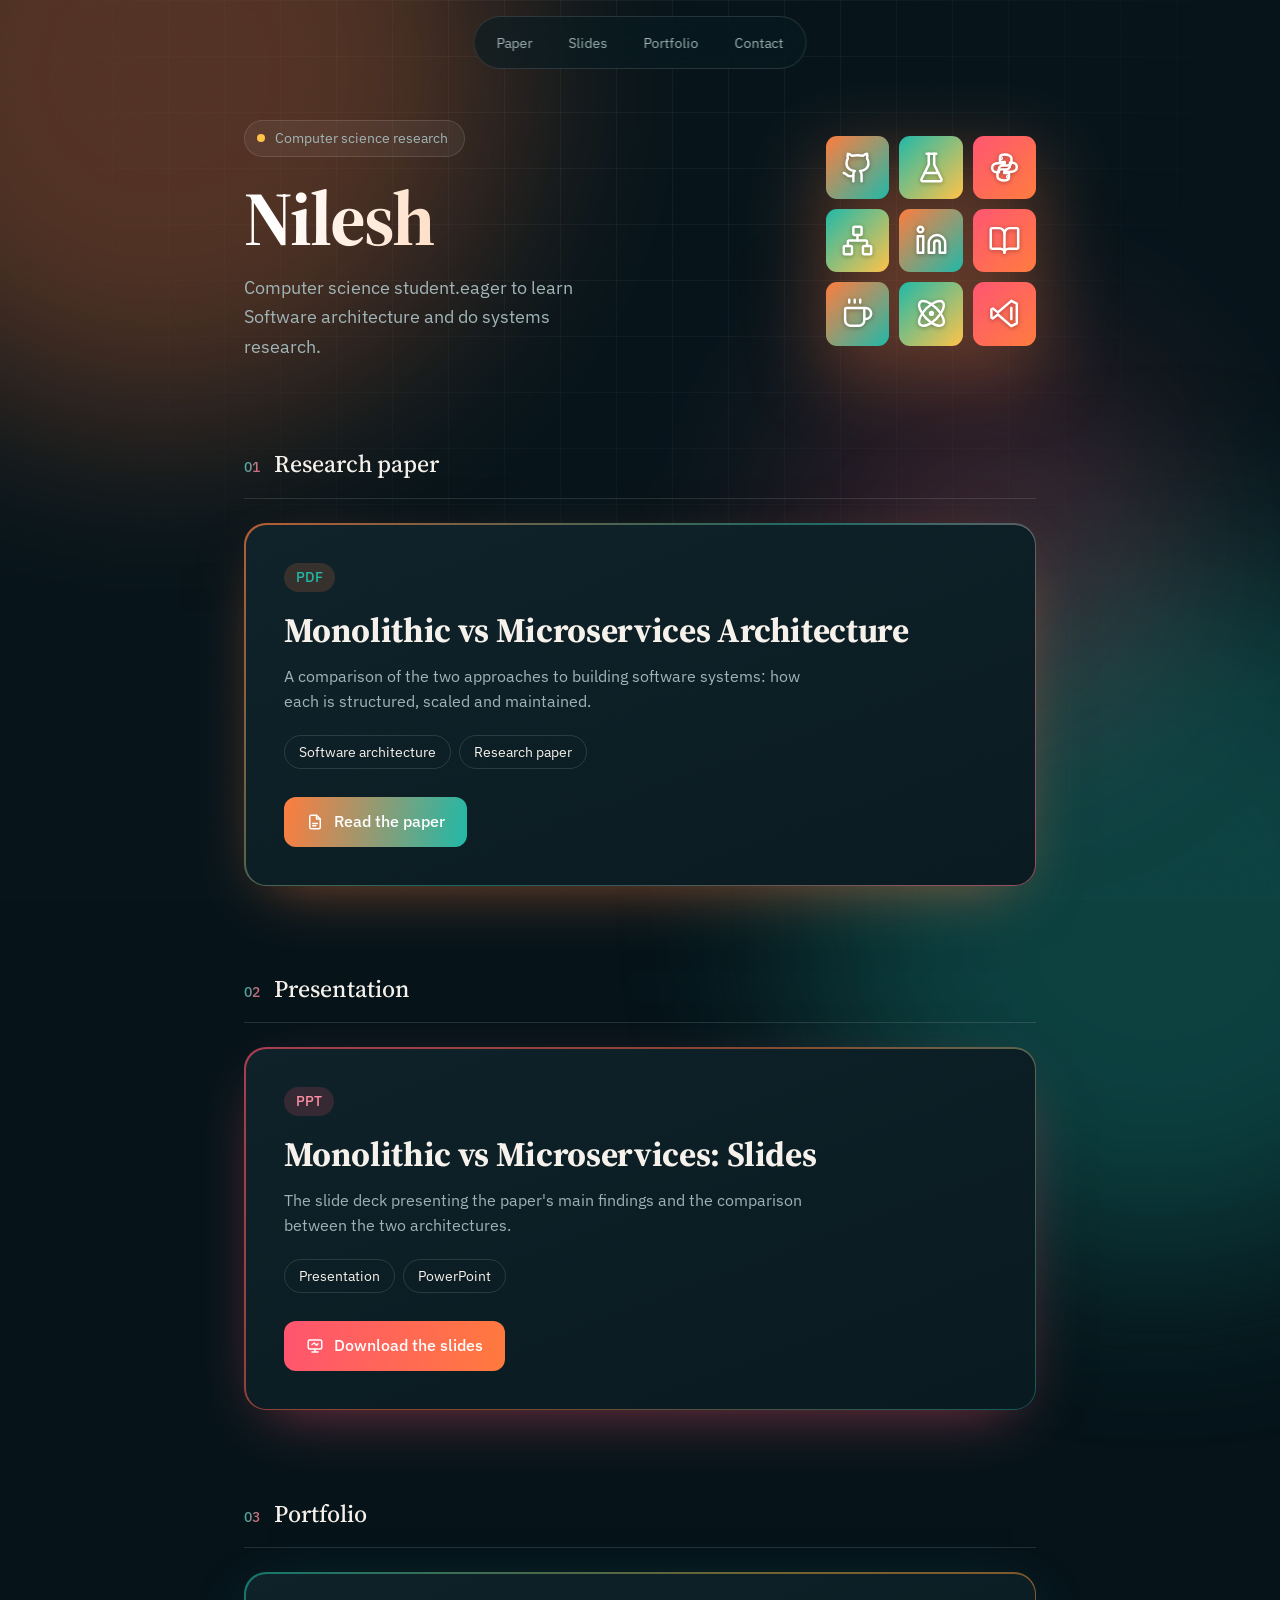
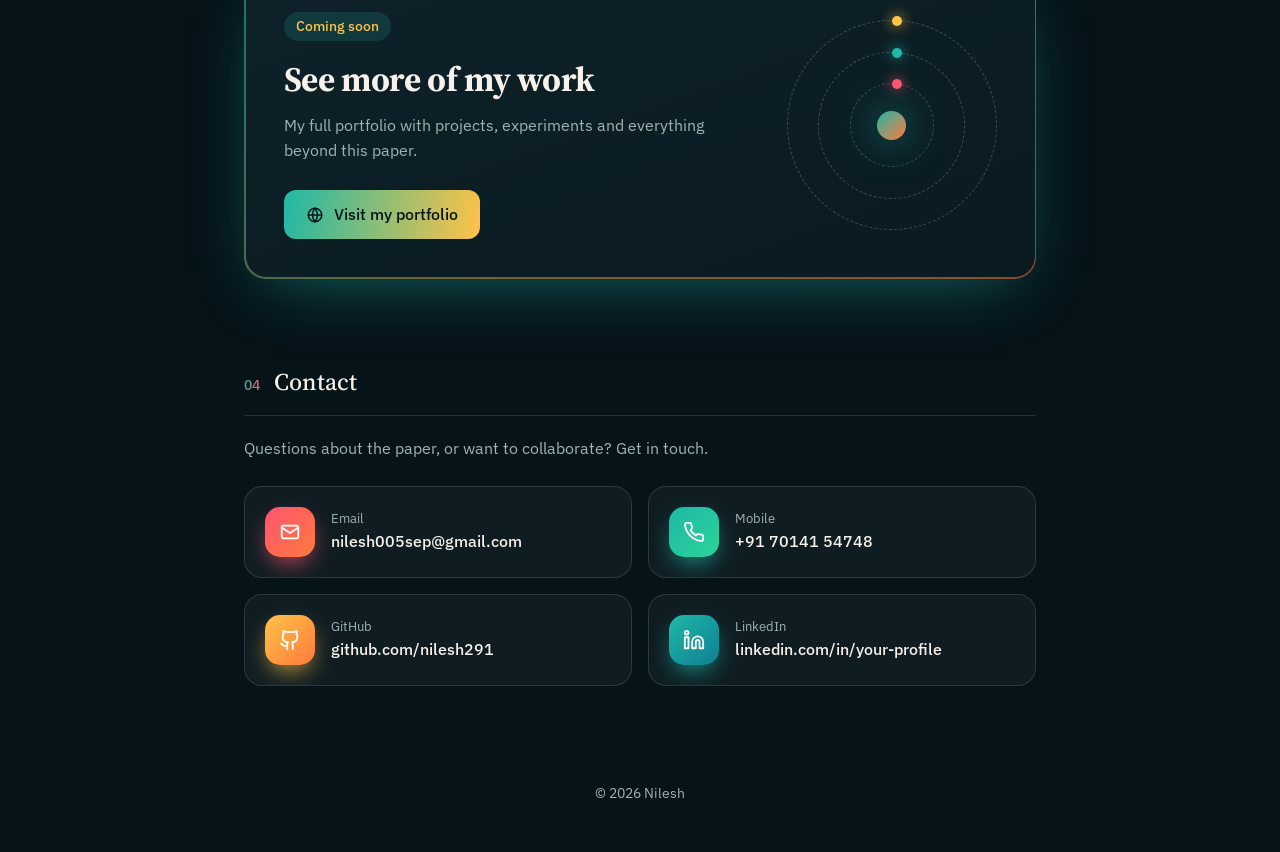
<file: index.html>
<!DOCTYPE html>
<html lang="en">
<head>
  <meta charset="UTF-8">
  <meta name="viewport" content="width=device-width, initial-scale=1">
  <meta name="theme-color" content="#06141a">
  <title>Nilesh | Research</title>
  <link rel="preconnect" href="https://fonts.googleapis.com">
  <link rel="preconnect" href="https://fonts.gstatic.com" crossorigin>
  <link href="https://fonts.googleapis.com/css2?family=IBM+Plex+Sans:wght@400;500&family=Source+Serif+4:opsz,wght@8..60,500;8..60,700&display=swap" rel="stylesheet">
  <link rel="stylesheet" href="style.css">
  <script>document.documentElement.classList.add('js')</script>
</head>
<body>
  <div class="glow glow-a" aria-hidden="true"></div>
  <div class="glow glow-b" aria-hidden="true"></div>
  <div class="glow glow-c" aria-hidden="true"></div>

  <nav class="nav" aria-label="Sections">
    <a href="#paper">Paper</a>
    <a href="#slides">Slides</a>
    <a href="#portfolio">Portfolio</a>
    <a href="#contact">Contact</a>
  </nav>

  <main>
    <header class="hero">
      <div class="intro">
        <span class="pill"><b></b>Computer science research</span>
        <h1>Nilesh</h1>
        <p>Computer science student.eager to learn Software architecture and do systems research.</p>
      </div>
      <div class="split" aria-hidden="true">
        <i style="--n:0"><svg viewBox="0 0 24 24" fill="none" stroke="currentColor" stroke-width="1.8" stroke-linecap="round" stroke-linejoin="round" aria-label="GitHub"><path d="M15 22v-4a4.8 4.8 0 0 0-1-3.5c3 0 6-2 6-5.5.08-1.25-.27-2.48-1-3.5.28-1.15.28-2.35 0-3.5 0 0-1 0-3 1.5-2.64-.5-5.36-.5-8 0C6 2 5 2 5 2c-.3 1.15-.3 2.35 0 3.5A5.4 5.4 0 0 0 4 9c0 3.5 3 5.5 6 5.5-.39.49-.68 1.05-.85 1.65-.17.6-.22 1.23-.15 1.85v4"/><path d="M9 18c-4.51 2-5-2-7-2"/></svg></i><i style="--n:1"><svg viewBox="0 0 24 24" fill="none" stroke="currentColor" stroke-width="1.8" stroke-linecap="round" stroke-linejoin="round" aria-label="Research"><path d="M10 2v7.527a2 2 0 0 1-.211.896L4.72 20.55a1 1 0 0 0 .9 1.45h12.76a1 1 0 0 0 .9-1.45l-5.069-10.127A2 2 0 0 1 14 9.527V2"/><path d="M8.5 2h7"/><path d="M7 16h10"/></svg></i><i style="--n:2"><svg viewBox="0 0 24 24" fill="none" stroke="currentColor" stroke-width="1.8" stroke-linecap="round" stroke-linejoin="round" aria-label="Python"><g><path d="M12 2.5c-3.3 0-3.3 1.4-3.3 2.8V8h3.5v.9H6.8C4.7 8.9 3 10.3 3 12.2c0 1.9 1.4 3.3 3.2 3.3H8v-2.3c0-1.5 1.4-2.6 2.9-2.6h3.6c1.4 0 2.6-1.1 2.6-2.5V5.3c0-1.5-2.2-2.8-5.1-2.8z"/><circle cx="9.6" cy="5.2" r=".5"/></g><g transform="rotate(180 12 12)"><path d="M12 2.5c-3.3 0-3.3 1.4-3.3 2.8V8h3.5v.9H6.8C4.7 8.9 3 10.3 3 12.2c0 1.9 1.4 3.3 3.2 3.3H8v-2.3c0-1.5 1.4-2.6 2.9-2.6h3.6c1.4 0 2.6-1.1 2.6-2.5V5.3c0-1.5-2.2-2.8-5.1-2.8z"/><circle cx="9.6" cy="5.2" r=".5"/></g></svg></i><i style="--n:3"><svg viewBox="0 0 24 24" fill="none" stroke="currentColor" stroke-width="1.8" stroke-linecap="round" stroke-linejoin="round" aria-label="Services"><rect x="16" y="16" width="6" height="6" rx="1"/><rect x="2" y="16" width="6" height="6" rx="1"/><rect x="9" y="2" width="6" height="6" rx="1"/><path d="M5 16v-3a1 1 0 0 1 1-1h12a1 1 0 0 1 1 1v3"/><path d="M12 12V8"/></svg></i><i style="--n:4"><svg viewBox="0 0 24 24" fill="none" stroke="currentColor" stroke-width="1.8" stroke-linecap="round" stroke-linejoin="round" aria-label="LinkedIn"><path d="M16 8a6 6 0 0 1 6 6v7h-4v-7a2 2 0 0 0-2-2 2 2 0 0 0-2 2v7h-4v-7a6 6 0 0 1 6-6z"/><rect x="2" y="9" width="4" height="12"/><circle cx="4" cy="4" r="2"/></svg></i><i style="--n:5"><svg viewBox="0 0 24 24" fill="none" stroke="currentColor" stroke-width="1.8" stroke-linecap="round" stroke-linejoin="round" aria-label="Papers"><path d="M12 7v14"/><path d="M3 18a1 1 0 0 1-1-1V4a1 1 0 0 1 1-1h5a4 4 0 0 1 4 4 4 4 0 0 1 4-4h5a1 1 0 0 1 1 1v13a1 1 0 0 1-1 1h-6a3 3 0 0 0-3 3 3 3 0 0 0-3-3z"/></svg></i><i style="--n:6"><svg viewBox="0 0 24 24" fill="none" stroke="currentColor" stroke-width="1.8" stroke-linecap="round" stroke-linejoin="round" aria-label="Java"><path d="M10 2v2M14 2v2M6 2v2"/><path d="M16 8a1 1 0 0 1 1 1v8a4 4 0 0 1-4 4H7a4 4 0 0 1-4-4V9a1 1 0 0 1 1-1h14a4 4 0 1 1 0 8h-1"/></svg></i><i style="--n:7"><svg viewBox="0 0 24 24" fill="none" stroke="currentColor" stroke-width="1.8" stroke-linecap="round" stroke-linejoin="round" aria-label="Science"><circle cx="12" cy="12" r="1"/><path d="M20.2 20.2c2.04-2.03.02-7.36-4.5-11.9-4.54-4.52-9.87-6.54-11.9-4.5-2.04 2.03-.02 7.36 4.5 11.9 4.54 4.52 9.87 6.54 11.9 4.5Z"/><path d="M15.7 15.7c4.52-4.54 6.54-9.87 4.5-11.9-2.03-2.04-7.36-.02-11.9 4.5-4.52 4.54-6.54 9.87-4.5 11.9 2.03 2.04 7.36.02 11.9-4.5Z"/></svg></i><i style="--n:8"><svg viewBox="0 0 24 24" fill="none" stroke="currentColor" stroke-width="1.8" stroke-linecap="round" stroke-linejoin="round" aria-label="VS Code"><path d="M17 2.8 21 4.8v14.4l-4 2L7.2 12.8 3.6 15.6 2.5 15V9l1.1-.6 3.6 2.8z"/><path d="M17 8v8"/></svg></i>
      </div>
    </header>

    <section id="paper" class="reveal">
      <h2><span>01</span>Research paper</h2>
      <a class="card" href="Monolithic vs microservices architecture by nilesh.pdf">
        <div class="card-in">
          <span class="badge">PDF</span>
          <h3>Monolithic vs Microservices Architecture</h3>
          <p>A comparison of the two approaches to building software systems: how each is structured, scaled and maintained.</p>
          <div class="chips"><span>Software architecture</span><span>Research paper</span></div>
          <span class="open">
            <svg viewBox="0 0 24 24" width="18" height="18" fill="none" stroke="currentColor" stroke-width="2" stroke-linecap="round" stroke-linejoin="round" aria-hidden="true"><path d="M14 3H7a2 2 0 0 0-2 2v14a2 2 0 0 0 2 2h10a2 2 0 0 0 2-2V8z"/><path d="M14 3v5h5"/><path d="M9 14h6M9 17h4"/></svg>
            Read the paper
          </span>
        </div>
      </a>
    </section>

    <section id="slides" class="reveal">
      <h2><span>02</span>Presentation</h2>
      <!-- Put your PowerPoint in this folder and match the filename below -->
      <a class="card b" href="presentation.pptx" download>
        <div class="card-in">
          <span class="badge">PPT</span>
          <h3>Monolithic vs Microservices: Slides</h3>
          <p>The slide deck presenting the paper's main findings and the comparison between the two architectures.</p>
          <div class="chips"><span>Presentation</span><span>PowerPoint</span></div>
          <span class="open">
            <svg viewBox="0 0 24 24" width="18" height="18" fill="none" stroke="currentColor" stroke-width="2" stroke-linecap="round" stroke-linejoin="round" aria-hidden="true"><rect x="3" y="4" width="18" height="12" rx="2"/><path d="M12 16v4M8 20h8"/><path d="M8 10l3-2 3 3 2-2"/></svg>
            Download the slides
          </span>
        </div>
      </a>
    </section>

    <section id="portfolio" class="reveal">
      <h2><span>03</span>Portfolio</h2>
      <!-- Replace portfolio.html with your portfolio link when it is ready -->
      <a class="card c" href="index2.html">
        <div class="card-in folio">
          <div>
            <span class="badge">Coming soon</span>
            <h3>See more of my work</h3>
            <p>My full portfolio with projects, experiments and everything beyond this paper.</p>
            <span class="open">
              <svg viewBox="0 0 24 24" width="18" height="18" fill="none" stroke="currentColor" stroke-width="2" stroke-linecap="round" stroke-linejoin="round" aria-hidden="true"><circle cx="12" cy="12" r="9"/><path d="M3 12h18"/><path d="M12 3a14 14 0 0 1 0 18a14 14 0 0 1 0-18z"/></svg>
              Visit my portfolio
            </span>
          </div>
          <div class="orbit" aria-hidden="true"><i></i><i></i><i></i><b></b></div>
        </div>
      </a>
    </section>

    <section id="contact" class="reveal">
      <h2><span>04</span>Contact</h2>
      <p class="lead">Questions about the paper, or want to collaborate? Get in touch.</p>
      <div class="tiles">
        <a class="tile" style="--t1:#ff5470;--t2:#ff7a3d" href="mailto:nilesh005sep@gmail.com">
          <span class="ic"><svg viewBox="0 0 24 24" width="22" height="22" fill="none" stroke="currentColor" stroke-width="2" stroke-linecap="round" stroke-linejoin="round" aria-hidden="true"><rect x="3" y="5" width="18" height="14" rx="2"/><path d="m3 7 9 6 9-6"/></svg></span>
          <span><small>Email</small><strong>nilesh005sep@gmail.com</strong></span>
        </a>
        <a class="tile" style="--t1:#1fb8a6;--t2:#2bd49a" href="tel:+917014154748">
          <span class="ic"><svg viewBox="0 0 24 24" width="22" height="22" fill="none" stroke="currentColor" stroke-width="2" stroke-linecap="round" stroke-linejoin="round" aria-hidden="true"><path d="M22 16.9v3a2 2 0 0 1-2.2 2 19.8 19.8 0 0 1-8.6-3.1 19.5 19.5 0 0 1-6-6A19.8 19.8 0 0 1 2.1 4.2 2 2 0 0 1 4.1 2h3a2 2 0 0 1 2 1.7c.1 1 .4 1.9.7 2.8a2 2 0 0 1-.5 2.1L8.1 9.9a16 16 0 0 0 6 6l1.3-1.3a2 2 0 0 1 2.1-.4c.9.3 1.8.6 2.8.7a2 2 0 0 1 1.7 2z"/></svg></span>
          <span><small>Mobile</small><strong>+91 70141 54748</strong></span>
        </a>
        <a class="tile" style="--t1:#ffc247;--t2:#ff7a3d" href="https://github.com/nilesh291" target="_blank" rel="noopener">
          <span class="ic"><svg viewBox="0 0 24 24" width="22" height="22" fill="none" stroke="currentColor" stroke-width="2" stroke-linecap="round" stroke-linejoin="round" aria-hidden="true"><path d="M15 22v-4a4.8 4.8 0 0 0-1-3.5c3 0 6-2 6-5.5.08-1.25-.27-2.48-1-3.5.28-1.15.28-2.35 0-3.5 0 0-1 0-3 1.5-2.64-.5-5.36-.5-8 0C6 2 5 2 5 2c-.3 1.15-.3 2.35 0 3.5A5.4 5.4 0 0 0 4 9c0 3.5 3 5.5 6 5.5-.39.49-.68 1.05-.85 1.65-.17.6-.22 1.23-.15 1.85v4"/><path d="M9 18c-4.51 2-5-2-7-2"/></svg></span>
          <span><small>GitHub</small><strong>github.com/nilesh291</strong></span>
        </a>
        <a class="tile" style="--t1:#1fb8a6;--t2:#0f7f94" href="https://www.linkedin.com/in/your-profile" target="_blank" rel="noopener">
          <span class="ic"><svg viewBox="0 0 24 24" width="22" height="22" fill="none" stroke="currentColor" stroke-width="2" stroke-linecap="round" stroke-linejoin="round" aria-hidden="true"><path d="M16 8a6 6 0 0 1 6 6v7h-4v-7a2 2 0 0 0-2-2 2 2 0 0 0-2 2v7h-4v-7a6 6 0 0 1 6-6z"/><rect x="2" y="9" width="4" height="12"/><circle cx="4" cy="4" r="2"/></svg></span>
          <span><small>LinkedIn</small><strong>linkedin.com/in/your-profile</strong></span>
        </a>
      </div>
    </section>
  </main>

  <footer>&copy; 2026 Nilesh</footer>

  <script>
    const io = new IntersectionObserver(es => es.forEach(e => {
      if (e.isIntersecting) { e.target.classList.add('in'); io.unobserve(e.target); }
    }), { threshold: .12 });
    document.querySelectorAll('.reveal').forEach(el => io.observe(el));

    document.querySelectorAll('.card, .tile').forEach(el => {
      el.addEventListener('pointermove', e => {
        if (e.pointerType !== 'mouse') return;
        const r = el.getBoundingClientRect(), x = e.clientX - r.left, y = e.clientY - r.top;
        el.style.setProperty('--mx', x + 'px');
        el.style.setProperty('--my', y + 'px');
        if (el.classList.contains('card')) {
          el.style.setProperty('--ry', ((x / r.width - .5) * 6) + 'deg');
          el.style.setProperty('--rx', ((.5 - y / r.height) * 6) + 'deg');
        }
      });
      el.addEventListener('pointerleave', () => {
        el.style.removeProperty('--rx');
        el.style.removeProperty('--ry');
      });
    });
  </script>
</body>
</html>
</file>
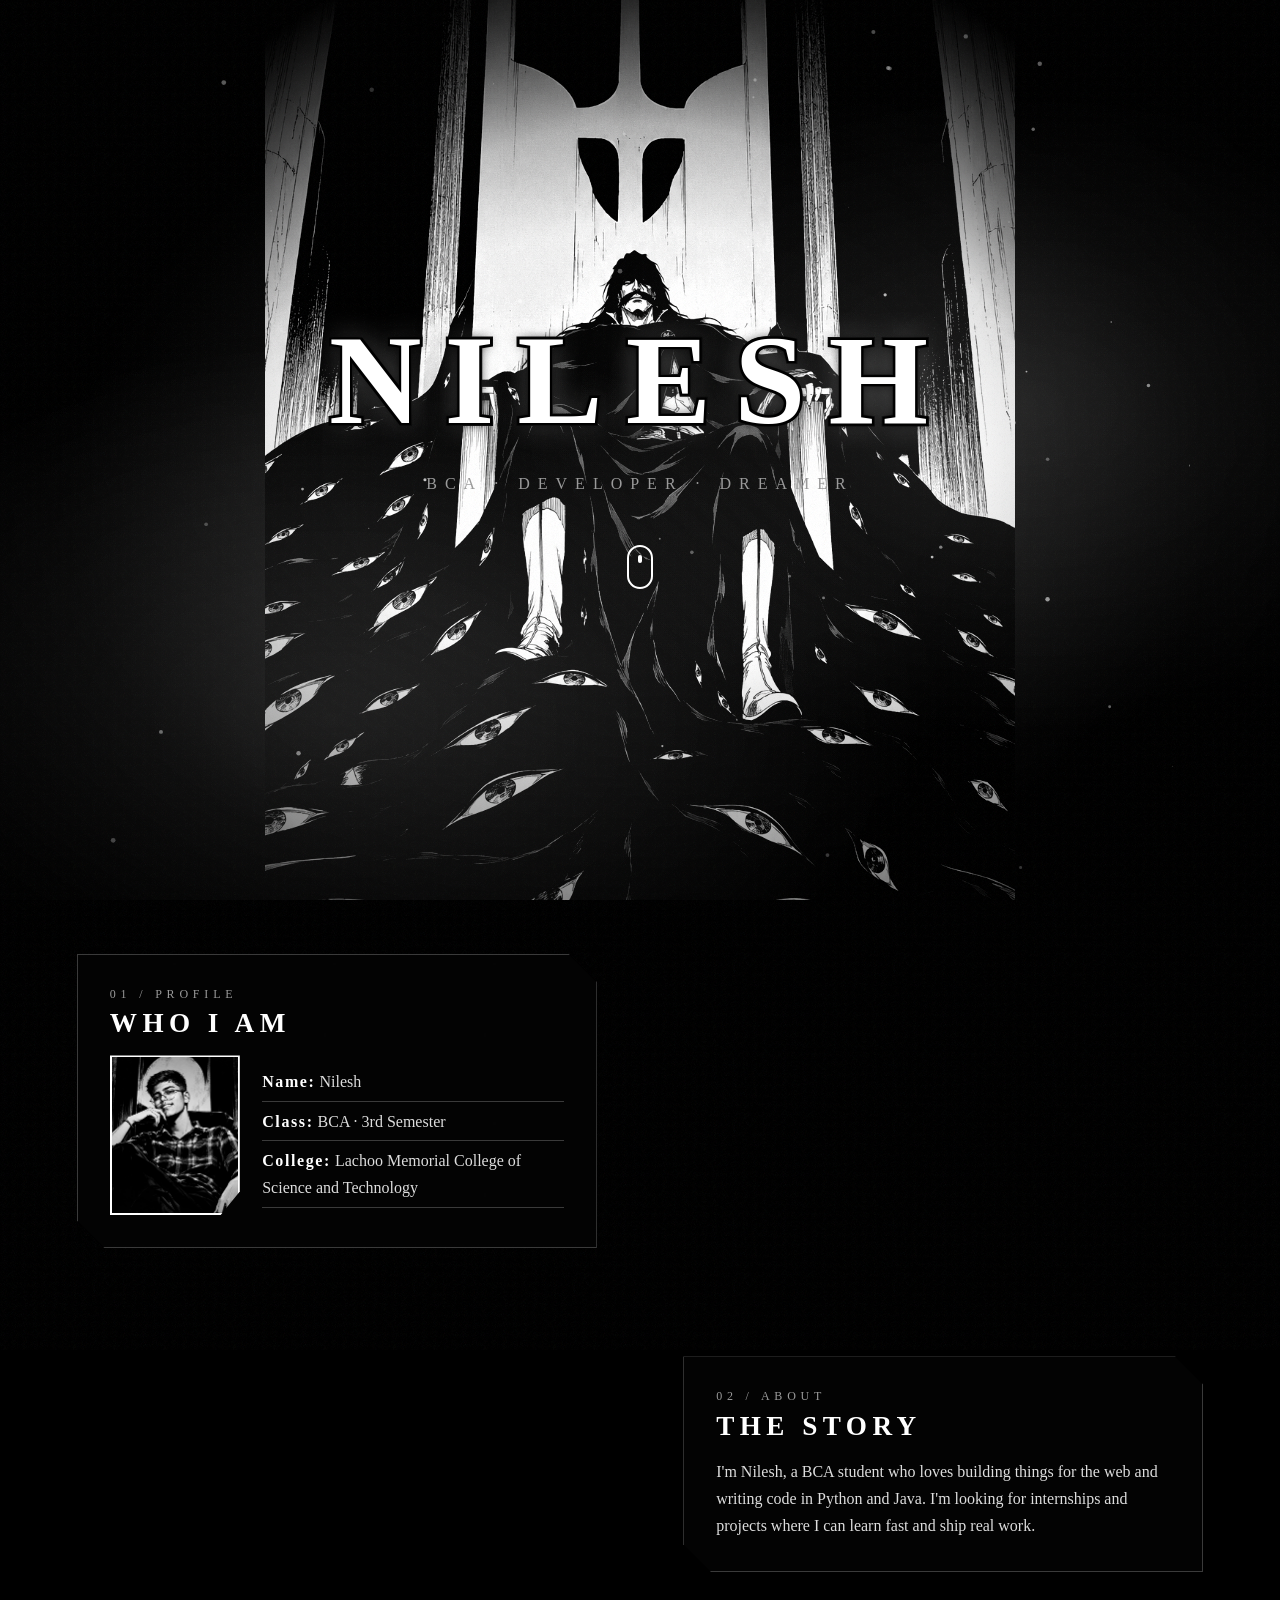
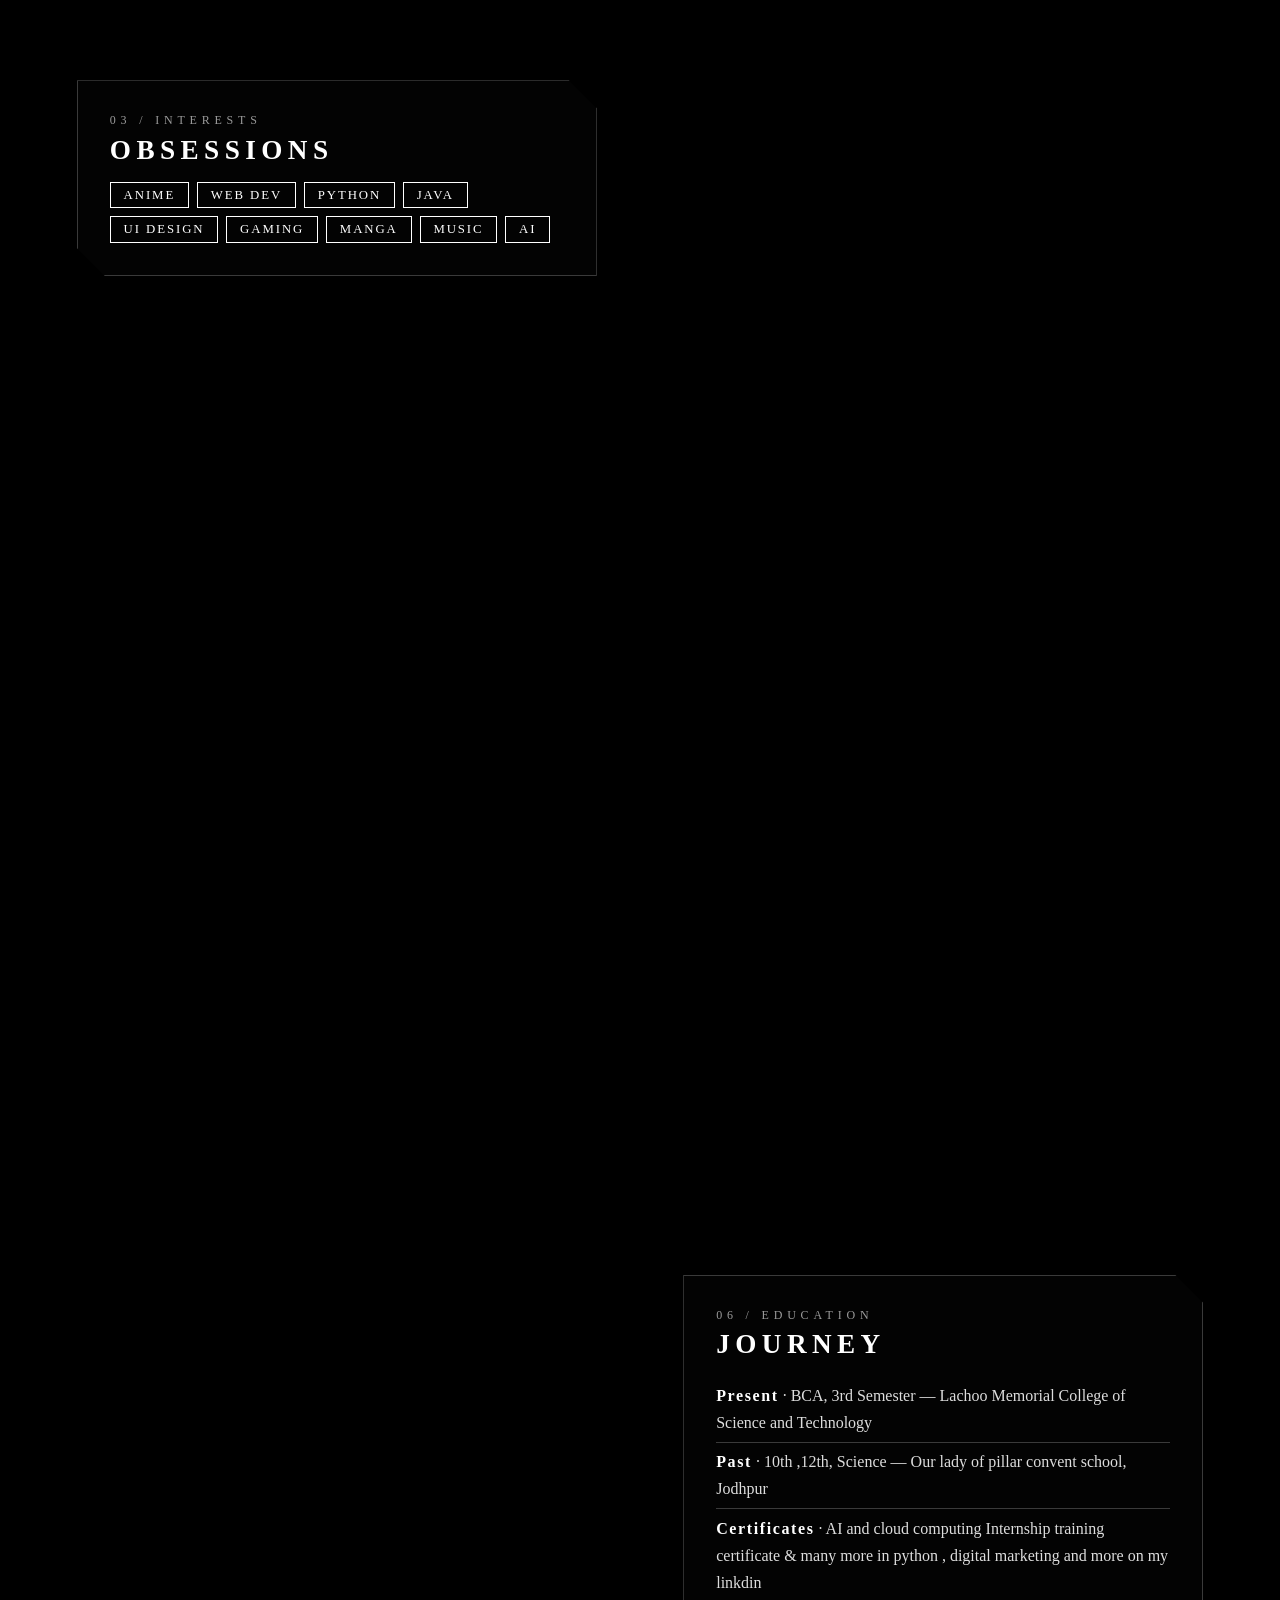
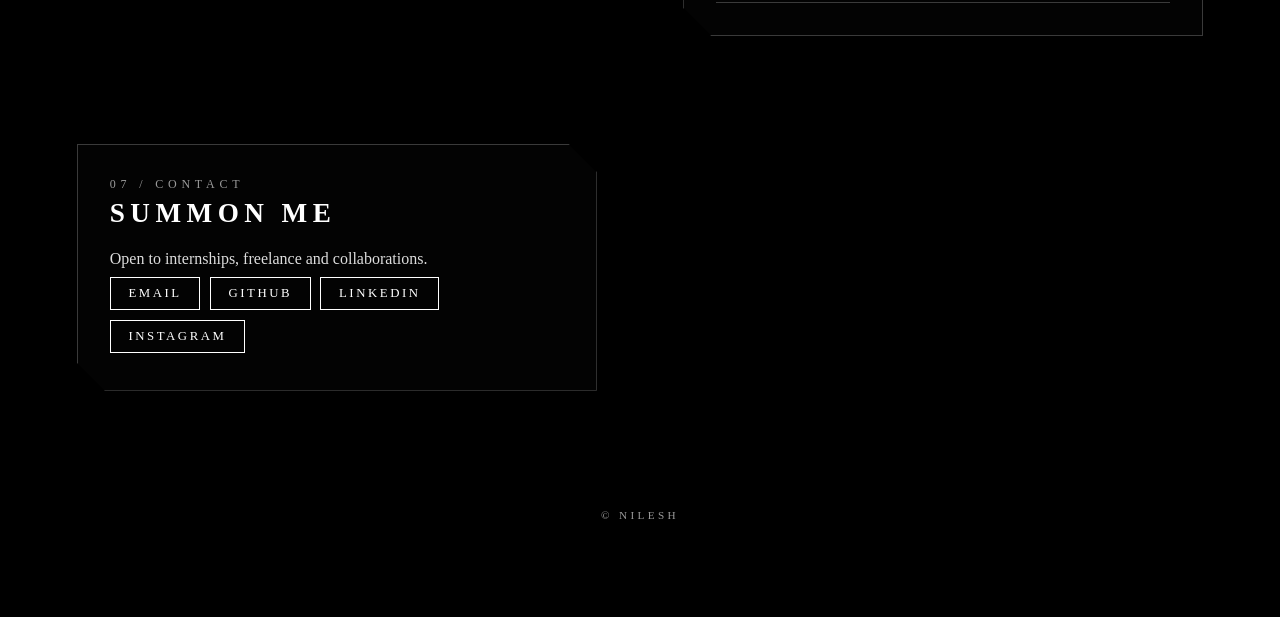
<file: index2.html>
<!DOCTYPE html>
<html lang="en">
<head>
<meta charset="utf-8">
<meta name="viewport" content="width=device-width, initial-scale=1">
<title>Nilesh — Portfolio</title>
<link rel="stylesheet" href="style2.css">
</head>
<body>
<div id="bg">
  <div id="stage">
    <div id="aura"></div>
    <div id="king"></div>
    <div class="fog"></div><div class="fog b"></div>
    <canvas id="fx"></canvas>
  </div>
</div>
<div id="vig"></div><div id="grain"></div>

<main>
  <section class="hero">
    <div>
      <h1 id="glitch">NILESH</h1>
      <p>BCA · Developer · Dreamer</p>
      <span class="scroll"></span>
    </div>
  </section>

  <div class="lane"><article class="card"><div class="num">01 / PROFILE</div><h2>Who I Am</h2>
    <div class="profile">
      <div class="photo"><img src="nilesh.jpg" alt="Nilesh" onerror="this.remove()"></div>
      <ul style="flex:1;min-width:180px">
        <li><b>Name:</b> Nilesh</li>
        <li><b>Class:</b> BCA · 3rd Semester</li>
        <li><b>College:</b> Lachoo Memorial College of Science and Technology</li>
      </ul></div></article></div>

  <div class="lane"><article class="card"><div class="num">02 / ABOUT</div><h2>The Story</h2>
    <p>I'm Nilesh, a BCA student who loves building things for the web and writing code in Python and Java. I'm looking for internships and projects where I can learn fast and ship real work.</p></article></div>

  <div class="lane"><article class="card"><div class="num">03 / INTERESTS</div><h2>Obsessions</h2>
    <div class="tags"><span>ANIME</span><span>WEB DEV</span><span>PYTHON</span><span>JAVA</span><span>UI DESIGN</span><span>GAMING</span><span>MANGA</span><span>MUSIC</span><span>AI</span></div></article></div>

  <div class="lane"><article class="card"><div class="num">04 / SKILLS</div><h2>Arsenal</h2>
    <div class="bar">HTML / CSS<div><i style="--w:90%"></i></div></div>
    <div class="bar">JavaScript<div><i style="--w:75%"></i></div></div>
    <div class="bar">Python<div><i style="--w:75%"></i></div></div>
    <div class="bar">Java<div><i style="--w:70%"></i></div></div></article></div>

  <div class="lane"><article class="card"><div class="num">05 / PROJECTS</div><h2>Works</h2>
    <ul><li><b>Project One</b><br>Wrote and published a small research paper on microservices vs monolithic arcchitecture. <a href="https://doi.org/10.5281/zenodo.22054521">Live ↗</a></li>
    <li><b>Project Two</b><br>Build a game deal web aapplicaation and integreated AI in it. <a href="https://github.com/nilesh291/gamedeal-ai.git">Code ↗</a></li>
    <li><b>Project Three</b><br>Build a College complaint portal 😂 &amp; many more on my  github. <a href="https://github.com/nilesh291/college-complaint-portal.git">Live ↗</a></li></ul></article></div>

  <div class="lane"><article class="card"><div class="num">06 / EDUCATION</div><h2>Journey</h2>
    <ul><li><b>Present</b> · BCA, 3rd Semester — Lachoo Memorial College of Science and Technology</li>
    <li><b>Past</b> · 10th ,12th, Science — Our lady of pillar convent school, Jodhpur</li>
    <li><b>Certificates</b> · AI and cloud computing Internship training certificate &amp; many more in python , digital marketing and more on my linkdin </li></ul></article></div>

  <div class="lane"><article class="card"><div class="num">07 / CONTACT</div><h2>Summon Me</h2>
    <p>Open to internships, freelance and collaborations.</p>
    <div class="links"><a href="mailto:nilesh005sep@gmail.com">EMAIL</a><a href="https://github.com/nilesh291">GITHUB</a><a href="#">LINKEDIN</a><a href="#">INSTAGRAM</a></div></article></div>

  <footer>© NILESH</footer>
</main>
<script src="script.js"></script>
</body>
</html>
</file>
<file: style.css>
@property --angle { syntax: "<angle>"; initial-value: 0deg; inherits: false; }

:root {
  --bg: #06141a;
  --ink: #f6f1ea;
  --muted: #9fb3b5;
  --line: rgba(255, 255, 255, .12);
  --ember: #ff7a3d;
  --teal: #1fb8a6;
  --rose: #ff5470;
  --amber: #ffc247;
  --serif: "Source Serif 4", Georgia, "Times New Roman", serif;
  --sans: "IBM Plex Sans", system-ui, -apple-system, "Segoe UI", sans-serif;
  --ease: cubic-bezier(.2, .8, .2, 1);
}

* { box-sizing: border-box; }
html { -webkit-text-size-adjust: 100%; scroll-behavior: smooth; scroll-padding-top: 90px; }
body {
  margin: 0;
  min-height: 100vh;
  background: var(--bg);
  color: var(--ink);
  font-family: var(--sans);
  line-height: 1.6;
  overflow-x: hidden;
}

/* Atmosphere: fading grid, film grain, drifting colour lights */
body::before {
  content: "";
  position: fixed;
  inset: 0;
  z-index: 0;
  pointer-events: none;
  background-image:
    linear-gradient(rgba(255,255,255,.045) 1px, transparent 1px),
    linear-gradient(90deg, rgba(255,255,255,.045) 1px, transparent 1px);
  background-size: 56px 56px;
  -webkit-mask-image: radial-gradient(ellipse at 50% 0%, #000 15%, transparent 75%);
  mask-image: radial-gradient(ellipse at 50% 0%, #000 15%, transparent 75%);
}
body::after {
  content: "";
  position: fixed;
  inset: 0;
  z-index: 5;
  pointer-events: none;
  opacity: .08;
  mix-blend-mode: overlay;
  background-image: url("data:image/svg+xml,%3Csvg xmlns='http://www.w3.org/2000/svg' width='160' height='160'%3E%3Cfilter id='n'%3E%3CfeTurbulence type='fractalNoise' baseFrequency='.8' numOctaves='2' stitchTiles='stitch'/%3E%3C/filter%3E%3Crect width='100%25' height='100%25' filter='url(%23n)'/%3E%3C/svg%3E");
}
.glow {
  position: fixed;
  z-index: 0;
  width: 55vmax;
  height: 55vmax;
  border-radius: 50%;
  filter: blur(100px);
  opacity: .3;
  pointer-events: none;
}
.glow-a { background: var(--ember); top: -22vmax; left: -15vmax; animation: drift-a 22s ease-in-out infinite alternate; }
.glow-b { background: var(--teal); bottom: -28vmax; right: -18vmax; opacity: .28; animation: drift-b 26s ease-in-out infinite alternate; }
.glow-c { background: var(--rose); top: 38%; right: 8vmax; width: 30vmax; height: 30vmax; opacity: .2; animation: drift-c 30s ease-in-out infinite alternate; }
@keyframes drift-a { to { transform: translate(14vmax, 10vmax) scale(1.15); } }
@keyframes drift-b { to { transform: translate(-12vmax, -8vmax) scale(1.1); } }
@keyframes drift-c { to { transform: translate(-10vmax, 12vmax) scale(.85); } }

/* Floating glass nav */
.nav {
  position: fixed;
  top: 16px;
  left: 50%;
  transform: translateX(-50%);
  z-index: 10;
  display: flex;
  gap: 4px;
  padding: 6px;
  border-radius: 999px;
  background: rgba(8, 28, 34, .6);
  -webkit-backdrop-filter: blur(16px);
  backdrop-filter: blur(16px);
  border: 1px solid var(--line);
  animation: drop .9s var(--ease) .2s backwards;
}
.nav a {
  padding: 8px 16px;
  border-radius: 999px;
  color: var(--muted);
  text-decoration: none;
  font-size: .9rem;
  transition: color .25s, background .25s;
}
.nav a:hover { color: #fff; background: rgba(255, 255, 255, .1); }
@keyframes drop { from { opacity: 0; transform: translate(-50%, -20px); } }

main {
  position: relative;
  z-index: 1;
  max-width: 840px;
  margin: 0 auto;
  padding: 120px 24px 40px;
}
section { margin-top: 84px; }

/* Hero */
.hero { display: flex; align-items: center; justify-content: space-between; gap: 40px; }
.intro { animation: enter .9s var(--ease) .1s backwards; }
@keyframes enter { from { opacity: 0; transform: translateY(18px); } }

.pill {
  display: inline-flex;
  align-items: center;
  gap: 10px;
  padding: 6px 16px 6px 12px;
  margin-bottom: 22px;
  border: 1px solid var(--line);
  border-radius: 999px;
  background: rgba(255, 255, 255, .05);
  font-size: .88rem;
  color: var(--muted);
}
.pill b { width: 8px; height: 8px; border-radius: 50%; background: var(--amber); animation: ping 2s ease-out infinite; }
@keyframes ping { 0% { box-shadow: 0 0 0 0 rgba(255, 194, 71, .7); } 100% { box-shadow: 0 0 0 10px rgba(255, 194, 71, 0); } }

h1 {
  font-family: var(--serif);
  font-weight: 700;
  font-size: clamp(2.9rem, 9vw, 4.8rem);
  line-height: 1.02;
  letter-spacing: -0.025em;
  margin: 0 0 16px;
  background: linear-gradient(100deg, #fff 5%, #ffd2b0 40%, #7fe3d6 65%, #ff9fb0 100%);
  background-size: 200% 100%;
  -webkit-background-clip: text;
  background-clip: text;
  color: transparent;
  animation: shine 7s ease-in-out infinite alternate;
}
@keyframes shine { to { background-position: 100% 0; } }
.intro p { margin: 0; color: var(--muted); font-size: 1.15rem; max-width: 30ch; }

/* Signature moment: a solid block splits into services */
.split {
  flex: none;
  width: 210px;
  height: 210px;
  display: grid;
  grid-template: repeat(3, 1fr) / repeat(3, 1fr);
  gap: 0;
  filter: drop-shadow(0 24px 40px rgba(255, 122, 61, .45));
  animation: fracture 1.3s var(--ease) .5s forwards;
}
.split i {
  background: linear-gradient(135deg, var(--ember), var(--teal));
  border-radius: 0;
  animation: cell-radius 1.3s var(--ease) .5s forwards, pulse 4.5s ease-in-out infinite;
}
.split i:nth-child(2n) { background: linear-gradient(135deg, var(--teal), var(--amber)); }
.split i:nth-child(3n) { background: linear-gradient(135deg, var(--rose), var(--ember)); }
.split i:nth-child(1) { animation-delay: .5s, 2.2s; }
.split i:nth-child(2) { animation-delay: .5s, 2.6s; }
.split i:nth-child(3) { animation-delay: .5s, 3.0s; }
.split i:nth-child(4) { animation-delay: .5s, 3.4s; }
.split i:nth-child(5) { animation-delay: .5s, 3.8s; }
.split i:nth-child(6) { animation-delay: .5s, 4.2s; }
.split i:nth-child(7) { animation-delay: .5s, 4.6s; }
.split i:nth-child(8) { animation-delay: .5s, 5.0s; }
.split i:nth-child(9) { animation-delay: .5s, 5.4s; }
.split i { display: grid; place-items: center; }
.split svg {
  width: 52%;
  height: 52%;
  color: #fff;
  opacity: 0;
  filter: drop-shadow(0 1px 2px rgba(0, 0, 0, .35));
  animation: icon-in .7s var(--ease) calc(1.25s + var(--n) * .09s) forwards;
}
@keyframes icon-in { from { opacity: 0; transform: scale(.3) rotate(-25deg); } to { opacity: 1; transform: none; } }
@keyframes fracture { to { gap: 10px; } }
@keyframes cell-radius { to { border-radius: 11px; } }
@keyframes pulse { 0%, 100% { opacity: 1; } 50% { opacity: .55; } }

/* Section headings and scroll reveal */
h2 {
  display: flex;
  align-items: baseline;
  gap: 14px;
  font-family: var(--serif);
  font-weight: 500;
  font-size: 1.5rem;
  margin: 0 0 24px;
  padding-bottom: 14px;
  border-bottom: 1px solid var(--line);
}
h2 span {
  font-family: var(--sans);
  font-size: .85rem;
  font-weight: 500;
  background: linear-gradient(100deg, var(--teal), var(--rose));
  -webkit-background-clip: text;
  background-clip: text;
  color: transparent;
}
.js .reveal { opacity: 0; transform: translateY(32px); transition: opacity 1s var(--ease), transform 1s var(--ease); }
.js .reveal.in { opacity: 1; transform: none; }

/* Cards: gradient edge, cursor spotlight, soft 3D tilt */
.card {
  --c1: rgba(255, 122, 61, .7); --c2: rgba(31, 184, 166, .5); --c3: rgba(255, 84, 112, .6);
  --k1: var(--ember); --k2: var(--teal); --k3: var(--rose);
  --glow: 255, 122, 61; --tx: var(--teal);
  display: block;
  padding: 1.5px;
  border-radius: 22px;
  color: inherit;
  text-decoration: none;
  background: linear-gradient(135deg, var(--c1), var(--c2) 50%, var(--c3));
  box-shadow: 0 20px 60px -24px rgba(var(--glow), .55);
  transform: perspective(900px) rotateX(var(--rx, 0deg)) rotateY(var(--ry, 0deg)) translateY(var(--ty, 0px));
  transition: transform .25s ease-out, box-shadow .35s;
}
.card.b {
  --c1: rgba(255, 84, 112, .65); --c2: rgba(255, 122, 61, .5); --c3: rgba(31, 184, 166, .45);
  --k1: var(--rose); --k2: var(--ember); --k3: var(--teal);
  --glow: 255, 84, 112; --tx: #ff8fa3;
}
.card.c {
  --c1: rgba(31, 184, 166, .6); --c2: rgba(255, 194, 71, .45); --c3: rgba(255, 122, 61, .55);
  --k1: var(--teal); --k2: var(--amber); --k3: var(--ember);
  --glow: 31, 184, 166; --tx: var(--amber);
}
.card:hover {
  --ty: -6px;
  box-shadow: 0 34px 80px -24px rgba(var(--glow), .7);
  background: conic-gradient(from var(--angle), var(--k1), var(--k2), var(--k3), var(--k1));
  animation: spin 4s linear infinite;
}
.card:focus-visible { outline: 3px solid var(--teal); outline-offset: 4px; }
@keyframes spin { to { --angle: 360deg; } }

.card-in {
  position: relative;
  overflow: hidden;
  padding: 38px;
  border-radius: 20.5px;
  background: linear-gradient(160deg, #0f2229, #091a20);
}
.card-in::before {
  content: "";
  position: absolute;
  inset: 0;
  opacity: 0;
  transition: opacity .4s;
  background: radial-gradient(460px circle at var(--mx, 50%) var(--my, 0%), rgba(var(--glow), .24), transparent 60%);
}
.card:hover .card-in::before { opacity: 1; }
.card-in > * { position: relative; }

.badge {
  display: inline-block;
  padding: 4px 12px;
  margin-bottom: 18px;
  border-radius: 999px;
  background: rgba(var(--glow), .16);
  color: var(--tx);
  font-weight: 500;
  font-size: .85rem;
}
.card h3 {
  font-family: var(--serif);
  font-weight: 700;
  font-size: clamp(1.6rem, 4.5vw, 2.15rem);
  line-height: 1.2;
  letter-spacing: -0.01em;
  margin: 0 0 12px;
}
.card p { margin: 0 0 20px; color: var(--muted); max-width: 52ch; }
.chips { display: flex; flex-wrap: wrap; gap: 8px; margin-bottom: 28px; }
.chips span { padding: 5px 14px; border: 1px solid var(--line); border-radius: 999px; font-size: .88rem; }

.open {
  display: inline-flex;
  align-items: center;
  gap: 10px;
  padding: 12px 22px;
  border-radius: 12px;
  background: linear-gradient(100deg, var(--k1), var(--k2));
  color: #fff;
  font-weight: 500;
  transition: gap .3s, filter .3s;
}
.card.c .open { color: #04151c; }
.card:hover .open { gap: 16px; filter: brightness(1.12) saturate(1.1); }

/* Portfolio: orbiting rings */
.folio { display: flex; align-items: center; justify-content: space-between; gap: 32px; }
.folio p { margin-bottom: 26px; }
.orbit { position: relative; flex: none; width: 210px; height: 210px; }
.orbit i {
  position: absolute;
  inset: 0;
  border: 1px dashed rgba(255, 255, 255, .22);
  border-radius: 50%;
  animation: rot 18s linear infinite;
}
.orbit i:nth-child(2) { inset: 15%; animation-duration: 12s; animation-direction: reverse; }
.orbit i:nth-child(3) { inset: 30%; animation-duration: 8s; }
.orbit i::after {
  content: "";
  position: absolute;
  top: -5px;
  left: 50%;
  width: 10px;
  height: 10px;
  border-radius: 50%;
  background: var(--amber);
  box-shadow: 0 0 14px var(--amber);
}
.orbit i:nth-child(2)::after { background: var(--teal); box-shadow: 0 0 14px var(--teal); }
.orbit i:nth-child(3)::after { background: var(--rose); box-shadow: 0 0 14px var(--rose); }
.orbit b {
  position: absolute;
  inset: 43%;
  border-radius: 50%;
  background: linear-gradient(135deg, var(--teal), var(--ember));
  box-shadow: 0 0 40px rgba(31, 184, 166, .7);
}
@keyframes rot { to { transform: rotate(360deg); } }

/* Contact */
.lead { margin: -4px 0 24px; color: var(--muted); }
.tiles { display: grid; grid-template-columns: 1fr 1fr; gap: 16px; }
.tile {
  position: relative;
  overflow: hidden;
  display: flex;
  align-items: center;
  gap: 16px;
  padding: 20px;
  border-radius: 18px;
  border: 1px solid var(--line);
  background: rgba(255, 255, 255, .04);
  color: inherit;
  text-decoration: none;
  transition: transform .35s var(--ease), border-color .3s, background .3s;
}
.tile::before {
  content: "";
  position: absolute;
  inset: 0;
  opacity: 0;
  transition: opacity .35s;
  background: radial-gradient(240px circle at var(--mx, 50%) var(--my, 50%), rgba(255, 255, 255, .12), transparent 70%);
}
.tile:hover { transform: translateY(-4px); border-color: rgba(255, 255, 255, .32); background: rgba(255, 255, 255, .07); }
.tile:hover::before { opacity: 1; }
.tile:focus-visible { outline: 3px solid var(--teal); outline-offset: 3px; }
.tile > span { position: relative; min-width: 0; }
.ic {
  flex: none;
  width: 50px;
  height: 50px;
  display: grid;
  place-items: center;
  border-radius: 15px;
  color: #fff;
  background: linear-gradient(135deg, var(--t1), var(--t2));
  box-shadow: 0 10px 26px -8px var(--t1);
  transition: transform .45s cubic-bezier(.3, 1.6, .5, 1);
}
.tile:hover .ic { transform: rotate(-8deg) scale(1.12); }
.tile small { display: block; color: var(--muted); font-size: .82rem; }
.tile strong { display: block; font-weight: 500; overflow-wrap: anywhere; }

footer {
  position: relative;
  z-index: 1;
  text-align: center;
  padding: 56px 24px 48px;
  color: var(--muted);
  font-size: .88rem;
}

@media (max-width: 640px) {
  main { padding-top: 104px; }
  section { margin-top: 64px; }
  .hero { flex-direction: column-reverse; align-items: flex-start; gap: 36px; }
  .split { width: 156px; height: 156px; }
  .card-in { padding: 26px; }
  .folio { flex-direction: column-reverse; align-items: flex-start; }
  .orbit { width: 150px; height: 150px; }
  .tiles { grid-template-columns: 1fr; }
  .nav a { padding: 8px 12px; font-size: .84rem; }
}

@media (prefers-reduced-motion: reduce) {
  html { scroll-behavior: auto; }
  *, *::before, *::after { animation: none !important; transition: none !important; }
  .js .reveal { opacity: 1; transform: none; }
  .split { gap: 10px; }
  .split svg { opacity: 1; }
  .split i { border-radius: 11px; }
}
</file>
<file: style2.css>
:root{--dim:#9a9a9a;--line:rgba(255,255,255,.22);--glass:rgba(10,10,10,.34)}
*{box-sizing:border-box;margin:0}
html{scroll-behavior:smooth}
body{background:#000;color:#fff;font-family:"Cinzel","Times New Roman",serif;overflow-x:hidden;cursor:crosshair}
/* ===== BACKGROUND ===== */
#bg{position:fixed;inset:0;overflow:hidden;z-index:0;background:radial-gradient(ellipse at 50% 55%,#2a2a2a 0%,#000 65%)}
#stage{position:absolute;left:50%;top:0;width:min(1100px,150vh);height:125vh;transform:translate(-50%,0);will-change:transform}
/* >>> YOUR IMAGE: put it at assets/yhwach.jpg (or change the name below) <<< */
#king{position:absolute;inset:0;background:url("yhwach.jpg") center/contain no-repeat;-webkit-mask-image:radial-gradient(ellipse at 50% 50%,#000 55%,transparent 82%);mask-image:radial-gradient(ellipse at 50% 50%,#000 55%,transparent 82%);filter:grayscale(1) contrast(1.15);animation:breathe 7s ease-in-out infinite}
@keyframes breathe{50%{transform:scale(1.025) translateY(-6px);filter:grayscale(1) contrast(1.3) brightness(1.15)}}
#aura{position:absolute;left:50%;top:42%;width:70%;aspect-ratio:1;translate:-50% -50%;border-radius:50%;background:radial-gradient(circle,rgba(255,255,255,.28),transparent 62%);animation:pulse 5s ease-in-out infinite;mix-blend-mode:screen}
@keyframes pulse{50%{transform:scale(1.25);opacity:.45}}
.fog{position:absolute;inset:-20%;background:radial-gradient(40% 25% at 30% 60%,rgba(255,255,255,.10),transparent),radial-gradient(35% 22% at 75% 40%,rgba(255,255,255,.08),transparent);animation:drift 22s linear infinite alternate}
.fog.b{animation-duration:34s;animation-direction:alternate-reverse;opacity:.7}
@keyframes drift{to{transform:translateX(9%) translateY(-4%) scale(1.1)}}
#fx{position:absolute;inset:0;width:100%;height:100%}
#vig{position:fixed;inset:0;z-index:1;pointer-events:none;background:radial-gradient(ellipse at center,transparent 35%,rgba(0,0,0,.85) 100%)}
#grain{position:fixed;inset:-50%;z-index:2;pointer-events:none;opacity:.07;background:url("data:image/svg+xml;utf8,<svg xmlns='http://www.w3.org/2000/svg' width='160' height='160'><filter id='n'><feTurbulence baseFrequency='.9'/></filter><rect width='160' height='160' filter='url(%23n)'/></svg>");animation:grain .6s steps(4) infinite}
@keyframes grain{25%{transform:translate(-3%,2%)}50%{transform:translate(2%,-3%)}75%{transform:translate(-2%,-2%)}}
/* ===== CONTENT ===== */
main{position:relative;z-index:5}
.hero{min-height:100vh;display:grid;place-items:center;text-align:center;padding:2rem}
.hero h1{
  font-size:clamp(2.6rem,10vw,8rem);
  letter-spacing:.18em;
  font-weight:900;
  color:#fff;

  /* black outline */
  -webkit-text-stroke:6px #000;
  paint-order:stroke fill;

  /* backup outline for older browsers, plus a dark halo and the white glow */
  text-shadow:
    -2px -2px 0 #000, 2px -2px 0 #000,
    -2px  2px 0 #000, 2px  2px 0 #000,
    0 0 12px rgba(0,0,0,.9),
    0 0 30px rgba(255,255,255,.35);

  animation:flick 6s infinite;   /* unchanged */
}
.hero p{letter-spacing:.5em;color:var(--dim);margin-top:1rem;font-size:clamp(.7rem,2vw,1rem);text-transform:uppercase}
@keyframes flick{0%,92%,100%{opacity:1}94%{opacity:.3}96%{opacity:1}98%{opacity:.5}}
.scroll{margin-top:3rem;display:inline-block;width:26px;height:44px;border:2px solid #fff;border-radius:20px;position:relative}
.scroll::after{content:"";position:absolute;left:50%;top:8px;width:4px;height:8px;background:#fff;border-radius:2px;translate:-50%;animation:wheel 1.6s infinite}
@keyframes wheel{to{transform:translateY(16px);opacity:0}}
.lane{display:flex;padding:6vh 6vw}
.lane:nth-of-type(odd){justify-content:flex-start}
.lane:nth-of-type(even){justify-content:flex-end}
.card{width:min(520px,100%);padding:2rem;border:1px solid var(--line);background:var(--glass);backdrop-filter:blur(5px) grayscale(1);-webkit-backdrop-filter:blur(5px) grayscale(1);position:relative;opacity:0;transform:translateX(var(--from)) rotate(var(--rot)) scale(.92);transition:opacity 1s,transform 1s cubic-bezier(.2,.8,.2,1),box-shadow .4s,border-color .4s;clip-path:polygon(0 0,calc(100% - 28px) 0,100% 28px,100% 100%,28px 100%,0 calc(100% - 28px))}
.lane:nth-of-type(odd) .card{--from:-80px;--rot:-2deg}
.lane:nth-of-type(even) .card{--from:80px;--rot:2deg}
.card.in{opacity:1;transform:none}
.card:hover{border-color:#fff;box-shadow:0 0 50px rgba(255,255,255,.25),inset 0 0 40px rgba(255,255,255,.07);transform:translateY(-8px) scale(1.02)}
.card::after{content:"";position:absolute;top:0;left:-120%;width:60%;height:100%;background:linear-gradient(100deg,transparent,rgba(255,255,255,.18),transparent);transform:skewX(-20deg);animation:sheen 6s infinite}
@keyframes sheen{40%,100%{left:170%}}
.num{font-size:.75rem;letter-spacing:.4em;color:var(--dim)}
h2{font-size:1.7rem;letter-spacing:.2em;margin:.4rem 0 1rem;text-transform:uppercase}
p,li{font-family:Georgia,serif;line-height:1.7;color:#ddd}
ul{list-style:none;padding:0}
li{padding:.35rem 0;border-bottom:1px solid var(--line)}
li b{color:#fff;font-family:"Cinzel",serif;letter-spacing:.1em}
.tags{display:flex;flex-wrap:wrap;gap:.5rem}
.tags span{border:1px solid #fff;padding:.3rem .8rem;font-size:.8rem;letter-spacing:.15em;transition:.3s;font-family:"Cinzel",serif}
.tags span:hover{background:#fff;color:#000;transform:skewX(-10deg)}
.bar{margin:.7rem 0}.bar div{height:4px;background:var(--line);margin-top:.3rem}
.bar i{display:block;height:100%;width:0;background:#fff;box-shadow:0 0 12px #fff;transition:width 1.6s .4s cubic-bezier(.2,.8,.2,1)}
.in .bar i{width:var(--w)}
.profile{display:flex;gap:1.4rem;align-items:center;flex-wrap:wrap}
.photo{width:130px;height:160px;border:2px solid #fff;background:#111;filter:grayscale(1);clip-path:polygon(0 0,100% 0,100% 85%,85% 100%,0 100%);transition:.4s;overflow:hidden}
.photo img{width:100%;height:100%;object-fit:cover;display:block}
.photo:hover{filter:grayscale(0);transform:scale(1.05) rotate(-2deg)}
a{color:#fff}
.links a{display:inline-block;margin:.3rem .6rem .3rem 0;padding:.5rem 1.1rem;border:1px solid #fff;text-decoration:none;letter-spacing:.2em;font-size:.8rem;transition:.3s;font-family:"Cinzel",serif}
.links a:hover{background:#fff;color:#000;box-shadow:0 0 25px #fff}
footer{text-align:center;padding:4rem 1rem 6rem;color:var(--dim);letter-spacing:.3em;font-size:.7rem}
@media(max-width:700px){.lane{justify-content:center!important;padding:4vh 4vw}}
@media(prefers-reduced-motion:reduce){*{animation:none!important}}
</file>
